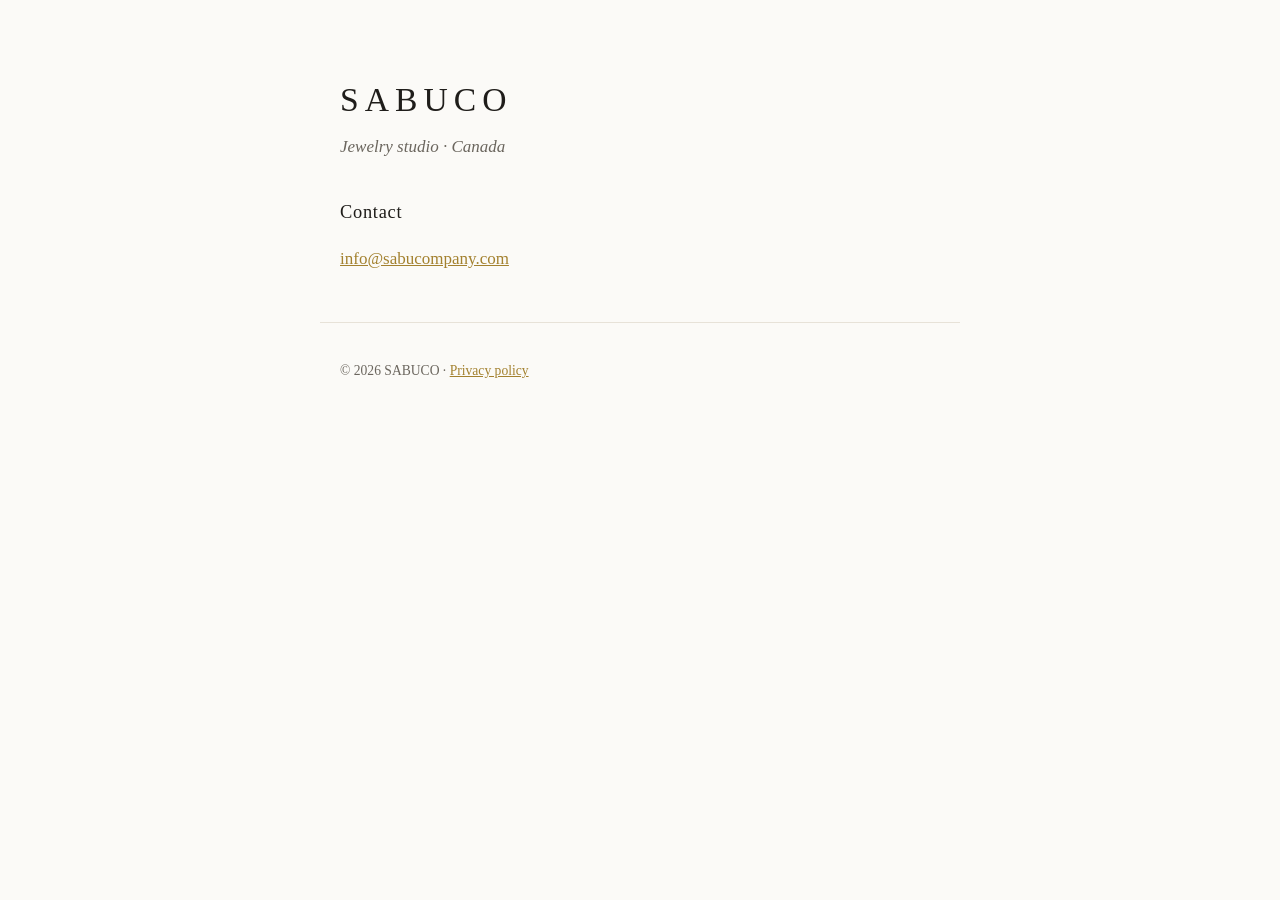
<file: index.html>
<!doctype html>
<html lang="en">
<head>
<meta charset="utf-8">
<meta name="viewport" content="width=device-width, initial-scale=1">
<title>SABUCO</title>
<meta name="description" content="SABUCO, jewelry studio, Canada.">
<link rel="stylesheet" href="style.css">
</head>
<body>
<main>
  <header>
    <h1>SABUCO</h1>
    <p class="tag">Jewelry studio &middot; Canada</p>
  </header>

  <section>
    <h2>Contact</h2>
    <p><a href="mailto:info@sabucompany.com">info@sabucompany.com</a></p>
  </section>
</main>
<footer>
  <p>&copy; <span id="y">2026</span> SABUCO &middot; <a href="privacy.html">Privacy policy</a></p>
</footer>
</body>
</html>
</file>
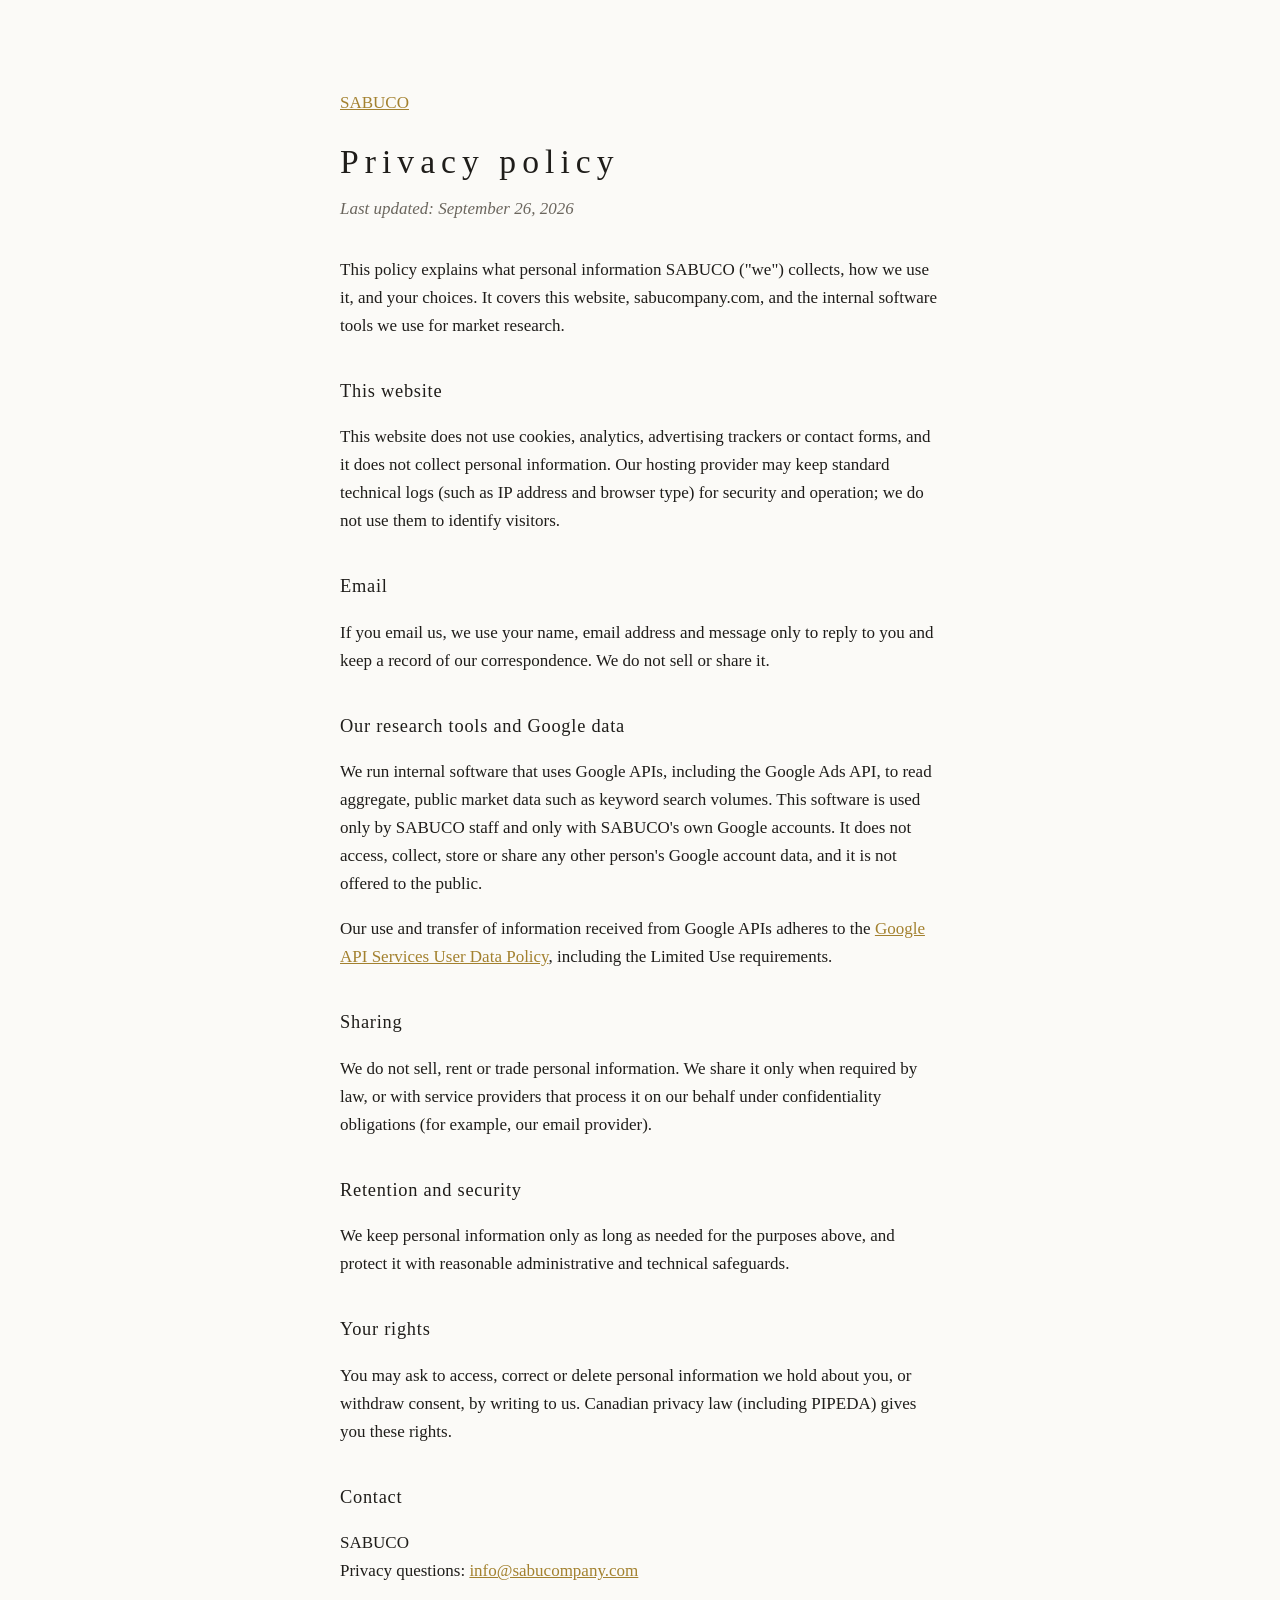
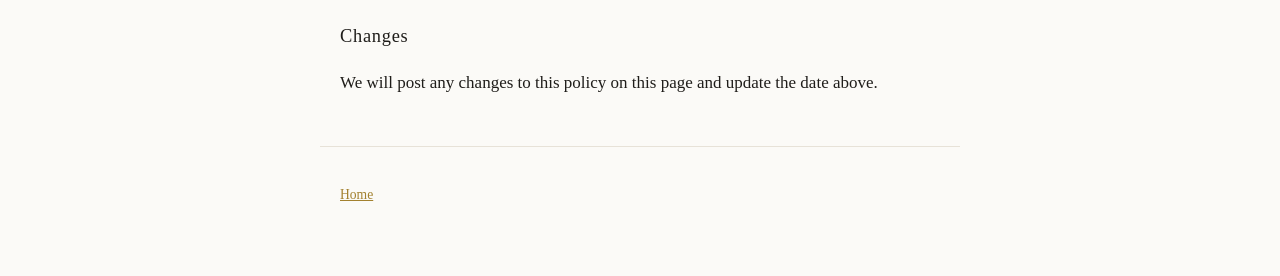
<file: privacy.html>
<!doctype html>
<html lang="en">
<head>
<meta charset="utf-8">
<meta name="viewport" content="width=device-width, initial-scale=1">
<title>Privacy policy – SABUCO</title>
<link rel="stylesheet" href="style.css">
</head>
<body>
<main>
  <header>
    <p><a href="index.html">SABUCO</a></p>
    <h1>Privacy policy</h1>
    <p class="tag">Last updated: September 26, 2026</p>
  </header>

  <section>
    <p>This policy explains what personal information SABUCO ("we") collects, how we
       use it, and your choices. It covers this website, sabucompany.com, and the internal software
       tools we use for market research.</p>
  </section>

  <section>
    <h2>This website</h2>
    <p>This website does not use cookies, analytics, advertising trackers or contact forms, and it
       does not collect personal information. Our hosting provider may keep standard technical logs
       (such as IP address and browser type) for security and operation; we do not use them to
       identify visitors.</p>
  </section>

  <section>
    <h2>Email</h2>
    <p>If you email us, we use your name, email address and message only to reply to you and keep a
       record of our correspondence. We do not sell or share it.</p>
  </section>

  <section>
    <h2>Our research tools and Google data</h2>
    <p>We run internal software that uses Google APIs, including the Google Ads API, to read
       aggregate, public market data such as keyword search volumes. This software is used only by
       SABUCO staff and only with SABUCO's own Google accounts. It does not access, collect, store or
       share any other person's Google account data, and it is not offered to the public.</p>
    <p>Our use and transfer of information received from Google APIs adheres to the
       <a href="https://developers.google.com/terms/api-services-user-data-policy">Google API Services
       User Data Policy</a>, including the Limited Use requirements.</p>
  </section>

  <section>
    <h2>Sharing</h2>
    <p>We do not sell, rent or trade personal information. We share it only when required by law, or
       with service providers that process it on our behalf under confidentiality obligations (for
       example, our email provider).</p>
  </section>

  <section>
    <h2>Retention and security</h2>
    <p>We keep personal information only as long as needed for the purposes above, and protect it
       with reasonable administrative and technical safeguards.</p>
  </section>

  <section>
    <h2>Your rights</h2>
    <p>You may ask to access, correct or delete personal information we hold about you, or withdraw
       consent, by writing to us. Canadian privacy law (including PIPEDA) gives you these rights.</p>
  </section>

  <section>
    <h2>Contact</h2>
    <p>SABUCO<br>
       Privacy questions: <a href="mailto:info@sabucompany.com">info@sabucompany.com</a></p>
  </section>

  <section>
    <h2>Changes</h2>
    <p>We will post any changes to this policy on this page and update the date above.</p>
  </section>
</main>
<footer>
  <p><a href="index.html">Home</a></p>
</footer>
</body>
</html>
</file>
<file: style.css>
:root { --ink: #1f1d1a; --muted: #6b665e; --gold: #a3812f; --paper: #fbfaf7; }
* { box-sizing: border-box; }
body { margin: 0; background: var(--paper); color: var(--ink);
       font: 17px/1.65 Georgia, "Times New Roman", serif; }
main { max-width: 640px; margin: 0 auto; padding: 72px 20px 32px; }
h1 { font-weight: normal; letter-spacing: 0.18em; font-size: 2.1rem; margin: 0 0 6px; }
h2 { font-weight: normal; font-size: 1.15rem; letter-spacing: 0.04em; margin: 36px 0 8px; }
.tag { color: var(--muted); margin: 0 0 32px; font-style: italic; }
a { color: var(--gold); }
footer { max-width: 640px; margin: 0 auto; padding: 24px 20px 56px; color: var(--muted);
         font-size: 0.85rem; border-top: 1px solid #e7e2d8; }
</file>
